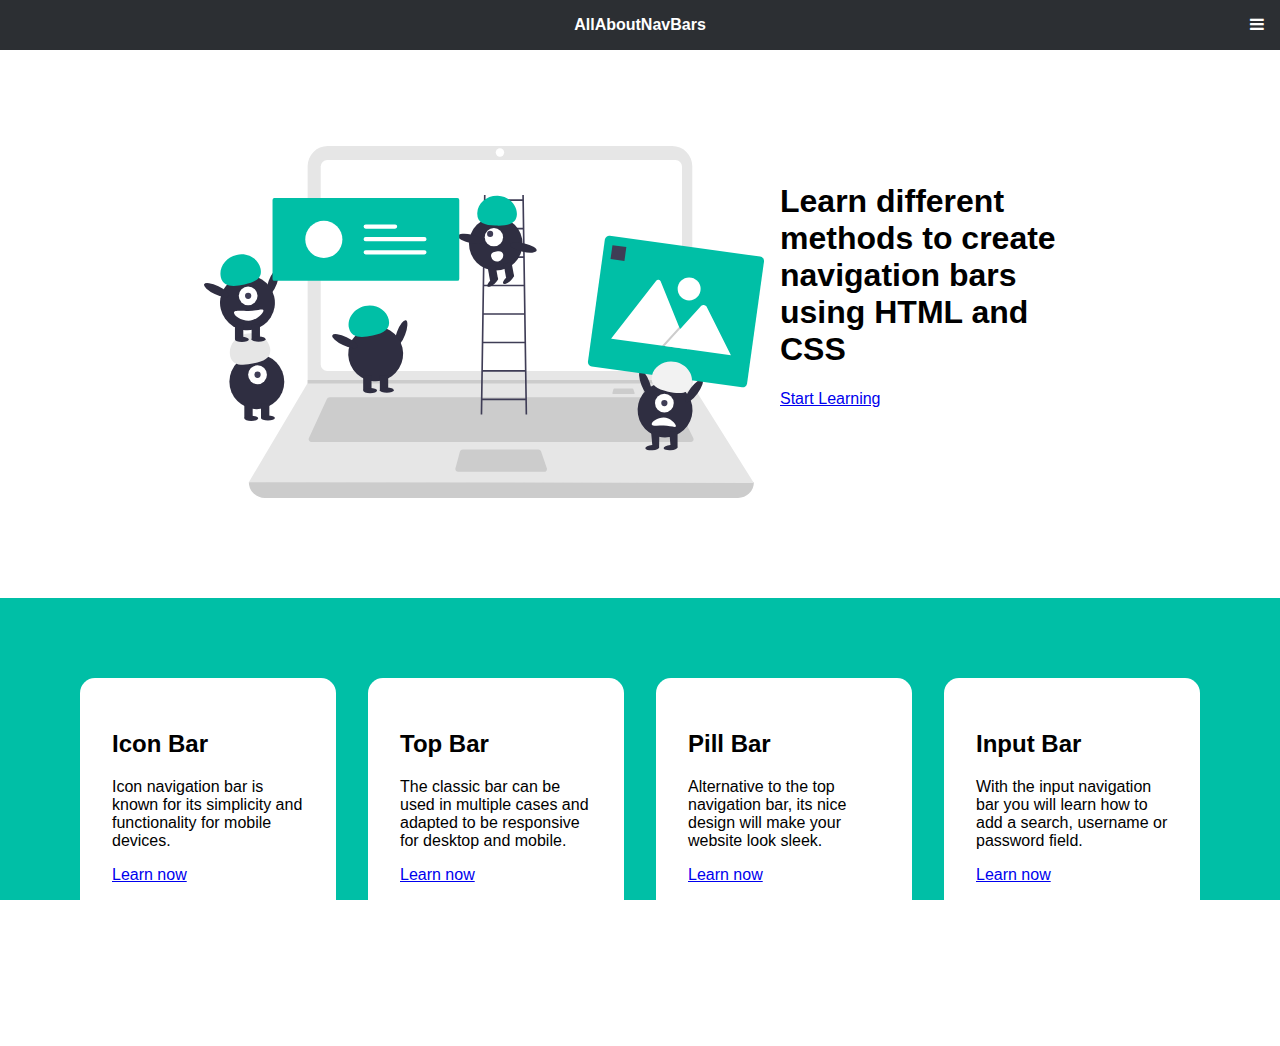
<file: index.html>
<!DOCTYPE html>
<html lang="en">
<head>
	<!--Required Meta Data-->
	<meta name="viewport" content="width=device-width, initial-scale=1, shrink-to-fit=no">
	<meta charset="utf-8">
	<!--Stylesheets and icons-->
	<link rel="stylesheet" type="text/css" href="css/style.css">
	<link rel="stylesheet" href="https://cdnjs.cloudflare.com/ajax/libs/font-awesome/4.7.0/css/font-awesome.min.css">
	<!--Website title-->
	<title>All About Nav Bars</title>
</head>
<body>
	<!--Body Container-->
	<div class="bodycontainer">
		<!--Navigation Bar Container-->
		<header class="navcontainer">
			<nav class="topnav"> 
				<div class="brandnav">
					<a href="index.html">AllAboutNavBars</a>
				</div>
				<div id="myLinks">
					<a href="icon.html">Icon Bar</a>
					<a href="top.html">Top Bar</a>
					<a href="pill.html">Pill Bar</a>
					<a href="input.html">Input Bar</a>
				</div>
				<a href="javascript:void(0);" class="icon" onclick="popnavigation()"><i class="fa fa-bars"></i></a>
			</nav>
		</header>
		<!--Main Content Container-->
		<main class="maincontainer">
			<!--First Panel container (Hero Image and CTA)-->
			<div class="firstcontainer">
				<div class="imagecontainer">
					<!--Image from Undraw-->
					<img src="images/content.svg" alt="Image of web components">
				</div>
				<div class="textcontainer">
					<div class="textcontents">
						<h1>Learn different methods to create navigation bars using HTML and CSS</h1>
						<a href="icon.html">Start Learning</a>
					</div>
				</div>
			</div>
			<!--Second Panel container (Options cards)-->
			<div class="optionscontainer">
				<div class="card">
					<div>
						<h2>Icon Bar</h2>
						<p>Icon navigation bar is known for its simplicity and functionality for mobile devices.</p>
						<a href="icon.html">Learn now</a>
					</div>
				</div>
				<div class="card">
					<div>
						<h2>Top Bar</h2>
						<p>The classic bar can be used in multiple cases and adapted to be responsive for desktop and mobile.</p>
						<a href="top.html">Learn now</a>
					</div>
				</div>
				<div class="card">
					<div>
						<h2>Pill Bar</h2>
						<p>Alternative to the top navigation bar, its nice design will make your website look sleek.</p>
						<a href="pill.html">Learn now</a>
					</div>
				</div>
				<div class="card">
					<div>
						<h2>Input Bar</h2>
						<p>With the input navigation bar you will learn how to add a search, username or password field.</p>
						<a href="input.html">Learn now</a>
					</div>
				</div>
			</div>
		</main>
		<!--Footer-->
		<footer class="footercontainer">
			<p>Created by Mariana Perez</p>
		</footer>
	</div>
	<!--Javascript for navigation bar-->
	<script src="js/javascript.js"></script>
</body>
</html>
</file>
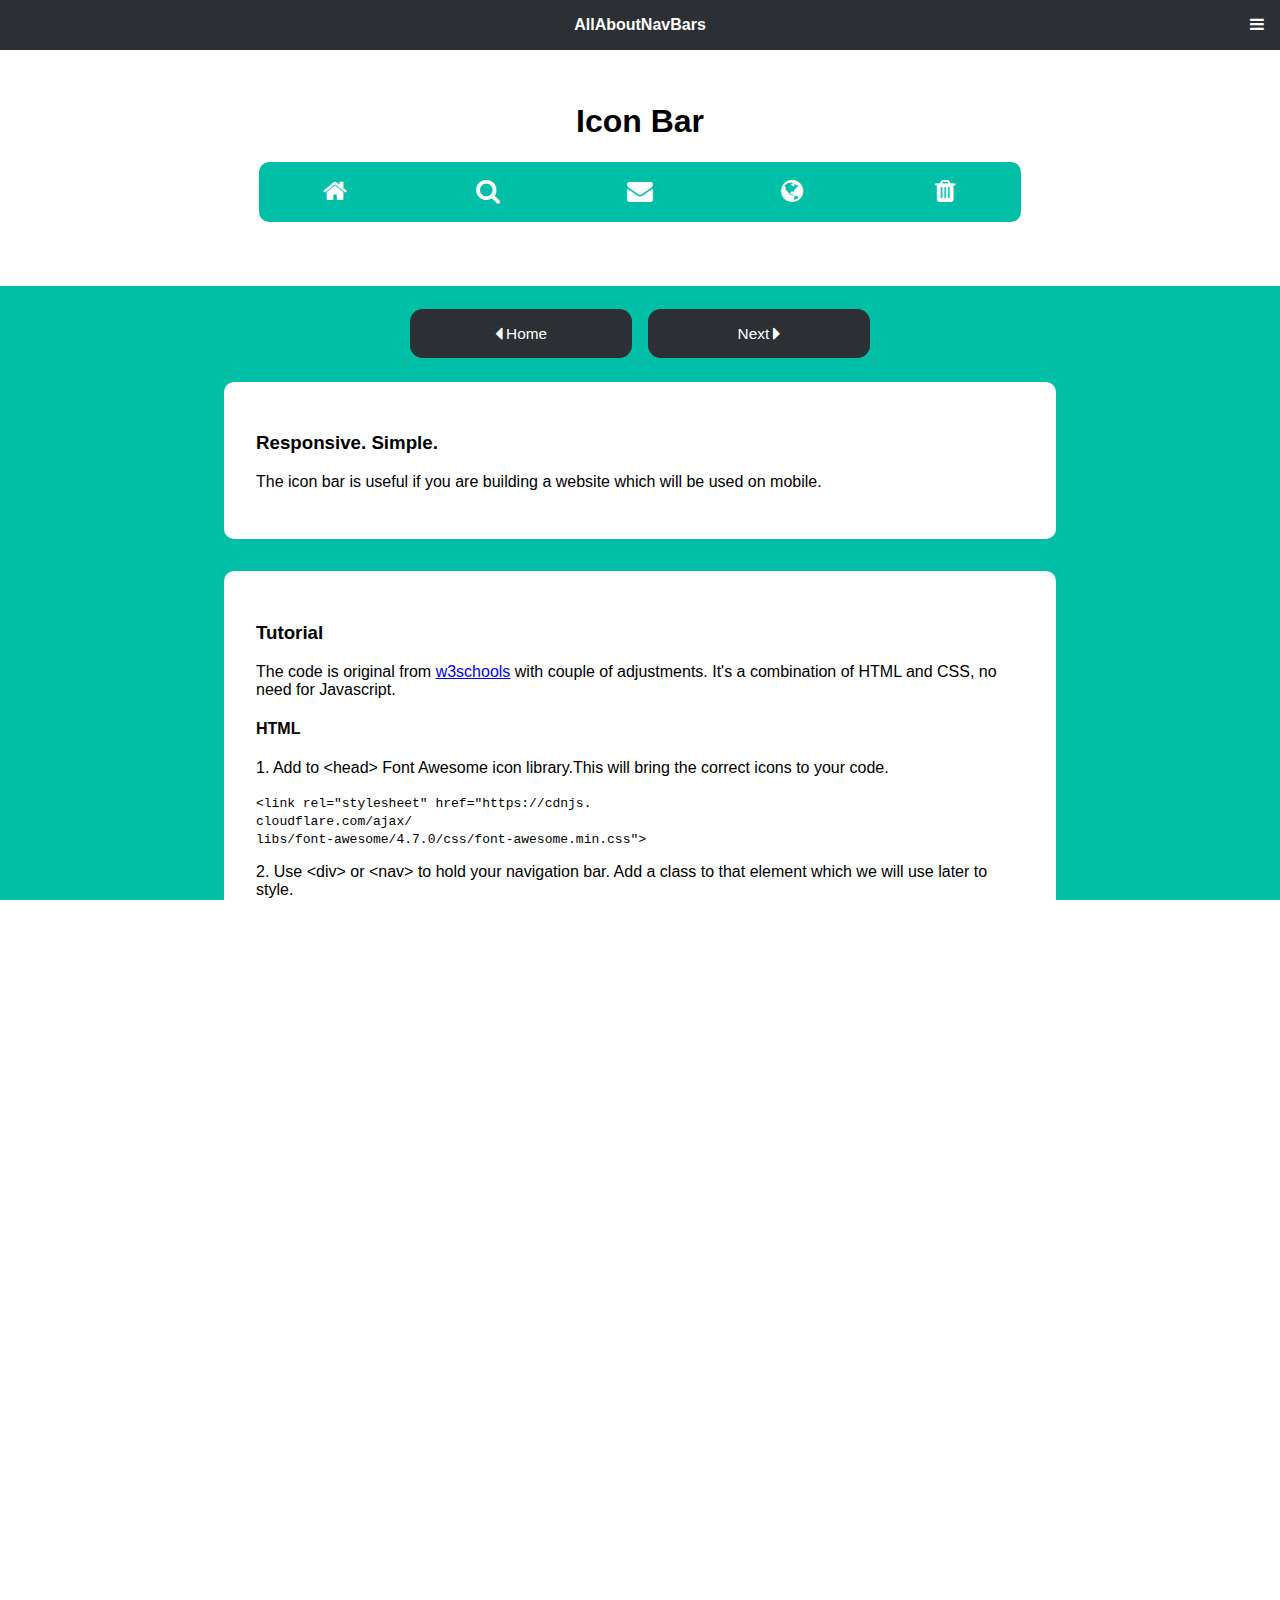
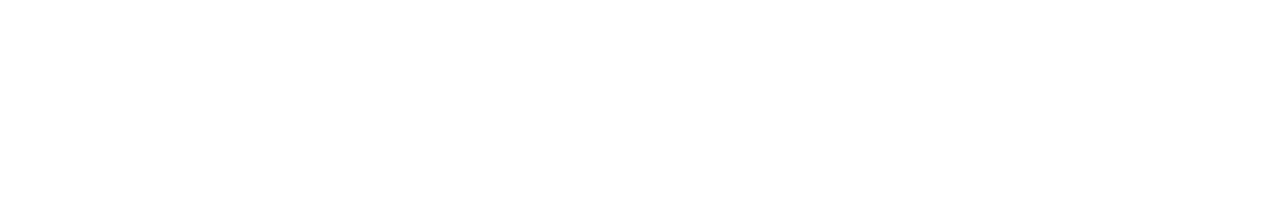
<file: icon.html>
<!DOCTYPE html>
<html lang="en">
<head>
	<!--Required Meta Data-->
	<meta name="viewport" content="width=device-width, initial-scale=1, shrink-to-fit=no">
	<meta charset="utf-8">
	<!--Stylesheets and icons-->
	<link rel="stylesheet" type="text/css" href="css/styleicon.css">
	<link rel="stylesheet" href="https://cdnjs.cloudflare.com/ajax/libs/font-awesome/4.7.0/css/font-awesome.min.css">
	<!--Website title-->
	<title>All About Nav Bars</title>
</head>
<body>
	<!--Body Container-->
	<div class="bodycontainer">
		<!--Navigation Bar Container-->
		<header class="navcontainer">
			<nav class="topnav"> 
				<div class="brandnav">
					<a href="index.html">AllAboutNavBars</a>
				</div>
				<div id="myLinks">
					<a href="icon.html">Icon Bar</a>
					<a href="top.html">Top Bar</a>
					<a href="pill.html">Pill Bar</a>
					<a href="input.html">Input Bar</a>
				</div>
				<a href="javascript:void(0);" class="icon" onclick="popnavigation()"><i class="fa fa-bars"></i></a>
			</nav>
		</header>
		<!--Main Content Container-->
		<main class="maincontainer">
			<div class="infocontainer">
				<h1>Icon Bar</h1>
				<div class="icon-bar">
					  <a href="#"><i class="fa fa-home"></i></a>
					  <a href="#"><i class="fa fa-search"></i></a>
					  <a href="#"><i class="fa fa-envelope"></i></a>
					  <a href="#"><i class="fa fa-globe"></i></a>
					  <a href="#"><i class="fa fa-trash"></i></a>
				</div>
			</div>
			<div class="textcontainer">
				<div class="movingbuttons">
					<a href="index.html"><i class="fa fa-caret-left fa-lg" aria-hidden="true"></i> Home</a>
					<a href="top.html">Next <i class="fa fa-caret-right fa-lg" aria-hidden="true"></i></a>
				</div>
				<div class="card">
					<h3>Responsive. Simple.</h3>
					<p> The icon bar is useful if you are building a website which will be used on mobile.</p>
				</div>
				<div class="card">
					<h3>Tutorial</h3>
					<p> The code is original from <a href="https://www.w3schools.com/howto/howto_css_icon_bar.asp">w3schools</a> with couple of adjustments. It's a combination of HTML and CSS, no need for Javascript.</p>
					
					<h4>HTML</h4>
					<p>1. Add to &lt;head&gt; Font Awesome icon library.This will bring the correct icons to your code.</p>
					<code>
						&lt;link rel="stylesheet" href="https://cdnjs.
						<br>cloudflare.com/ajax/
						<br>libs/font-awesome/4.7.0/css/font-awesome.min.css"&gt; 
					</code>
					<p>2. Use &lt;div&gt; or &lt;nav&gt; to hold your navigation bar. Add a class to that element which we will use later to style.</p>
					<p>Code Example:</p>
					<code>
						&lt;div class="iconbar"&gt;
						<br>&lt;a href="#"&gt;&lt;i class="fa fa-home"&gt;&lt;/i&gt;&lt;/a&gt;
						<br>&lt;a href="#"&gt;&lt;i class="fa fa-search"&gt;&lt;/i&gt;&lt;/a&gt;
						<br>&lt;a href="#"&gt;&lt;i class="fa fa-envelope"&gt;&lt;/i&gt;&lt;/a&gt;
						<br>&lt;a href="#"&gt;&lt;i class="fa fa-globe"&gt;&lt;/i&gt;&lt;/a&gt;
						<br>&lt;a href="#"&gt;&lt;i class="fa fa-trash"&gt;&lt;/i&gt;&lt;/a&gt;
						<br>&lt;/div&gt;
					</code>
					<p>4. Feel free to change the icons depending on your needs.</p>
					
					<h4>CSS</h4>
					<p>1. Time to style the code. Use the class from the HTML code to add styling. In this case we used the class "iconbar".</p>
					<p>2. Style the bar itself, by setting the background color and overflow on auto.</p>
					<p>Example Code:</p> 
					<code>
						.iconbar {
						<br>width: 100%;
						<br>background-color: #555;
						<br>overflow: auto;}
					</code>
					<p>3. Now style the links inside the bar and when different effects happen, for example the user hovering over the link.</p>
					<p>Example code</p>
					<code>
						.iconbar a {
	  					<br>float: left;
	  					<br>text-align: center;
	  					<br>width: 20%; From w3schools "Equal width (5 icons with 20% width each = 100%)"
	  					<br>padding: 1em 0;
	  					<br>color: white;
	  					<br>font-size: 2em;}
	  					<br>.iconbar a:hover {
	  					<br>background-color: #000;}
					</code>
				</div>
				<div class="movingbuttons">
					<a href="index.html"><i class="fa fa-caret-left fa-lg" aria-hidden="true"></i> Home</a>
					<a href="top.html">Next <i class="fa fa-caret-right fa-lg" aria-hidden="true"></i></a>
				</div>
			</div>
		</main>
		<!--Footer-->
		<footer class="footercontainer">
			<p>Created by Mariana Perez</p>
		</footer>
	</div>
	<!--Javascript for navigation bar-->
	<script src="js/javascript.js"></script>
</body>
</html>
</file>
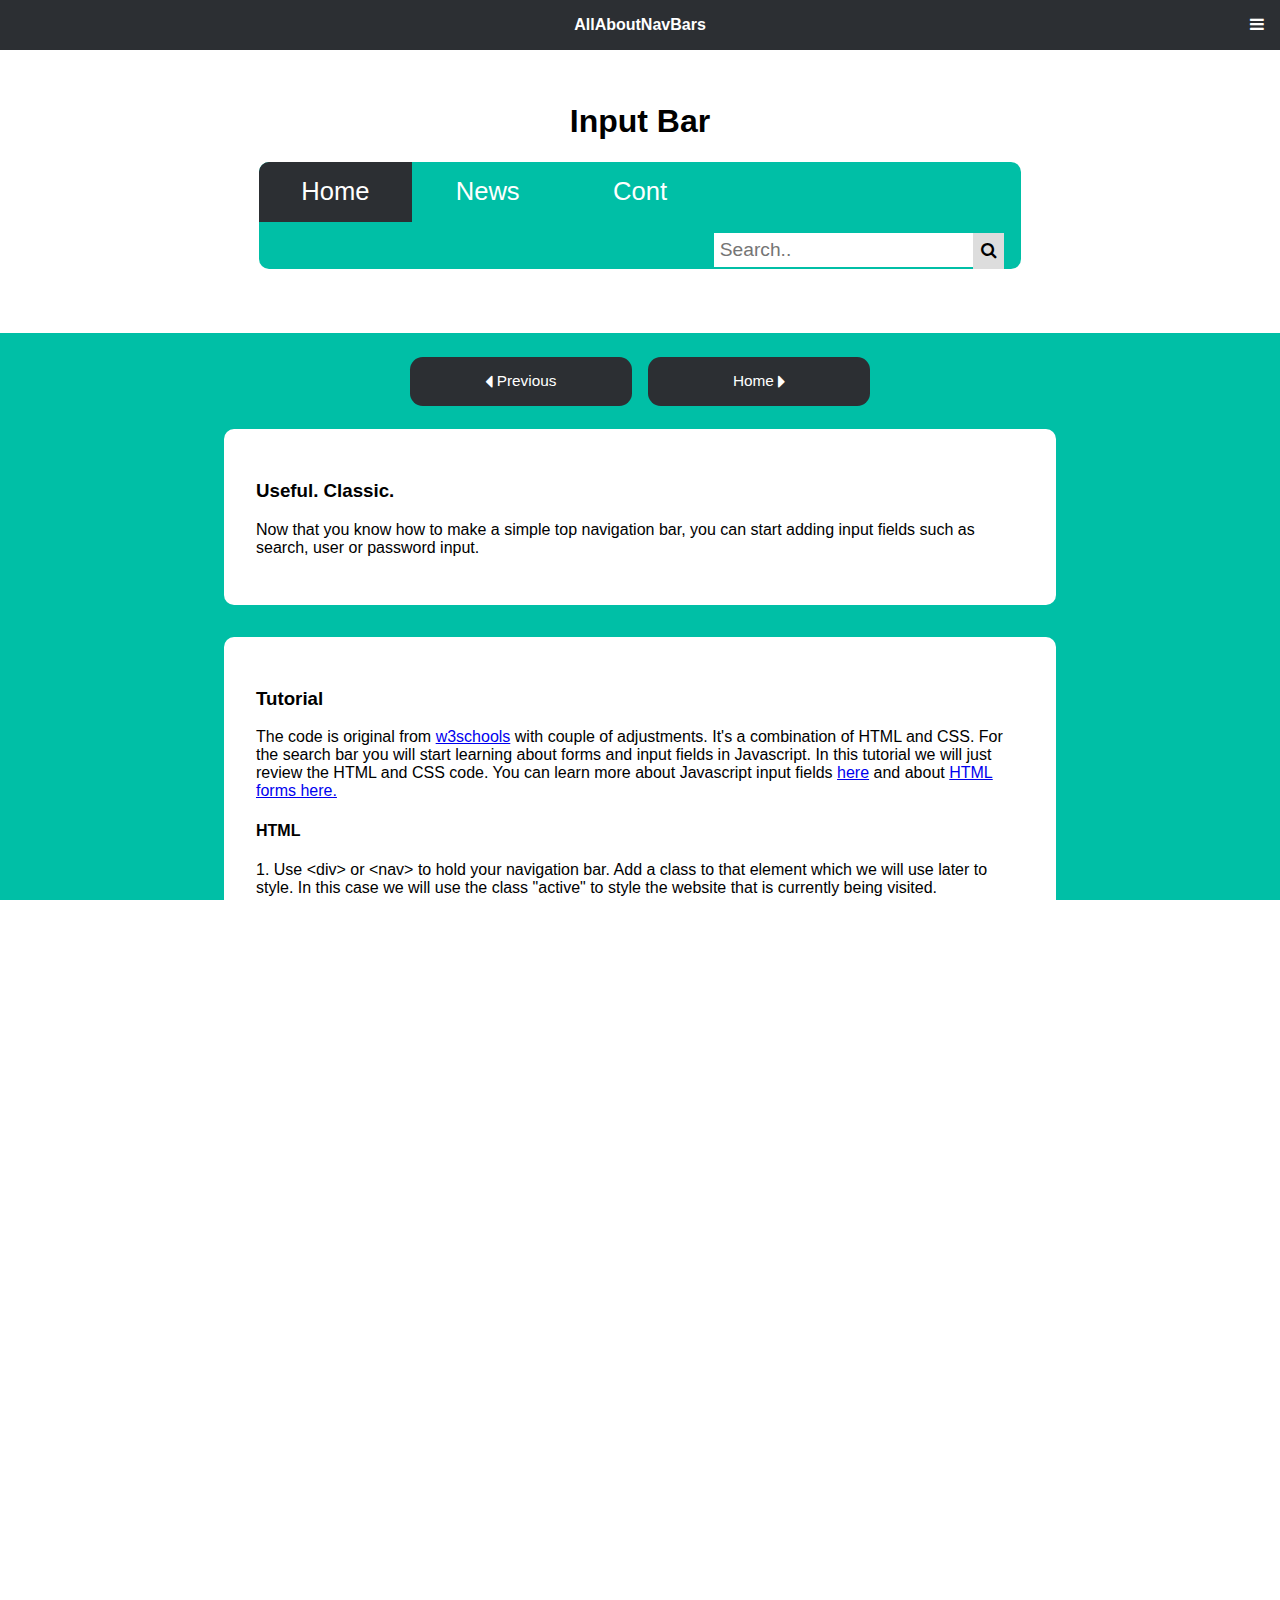
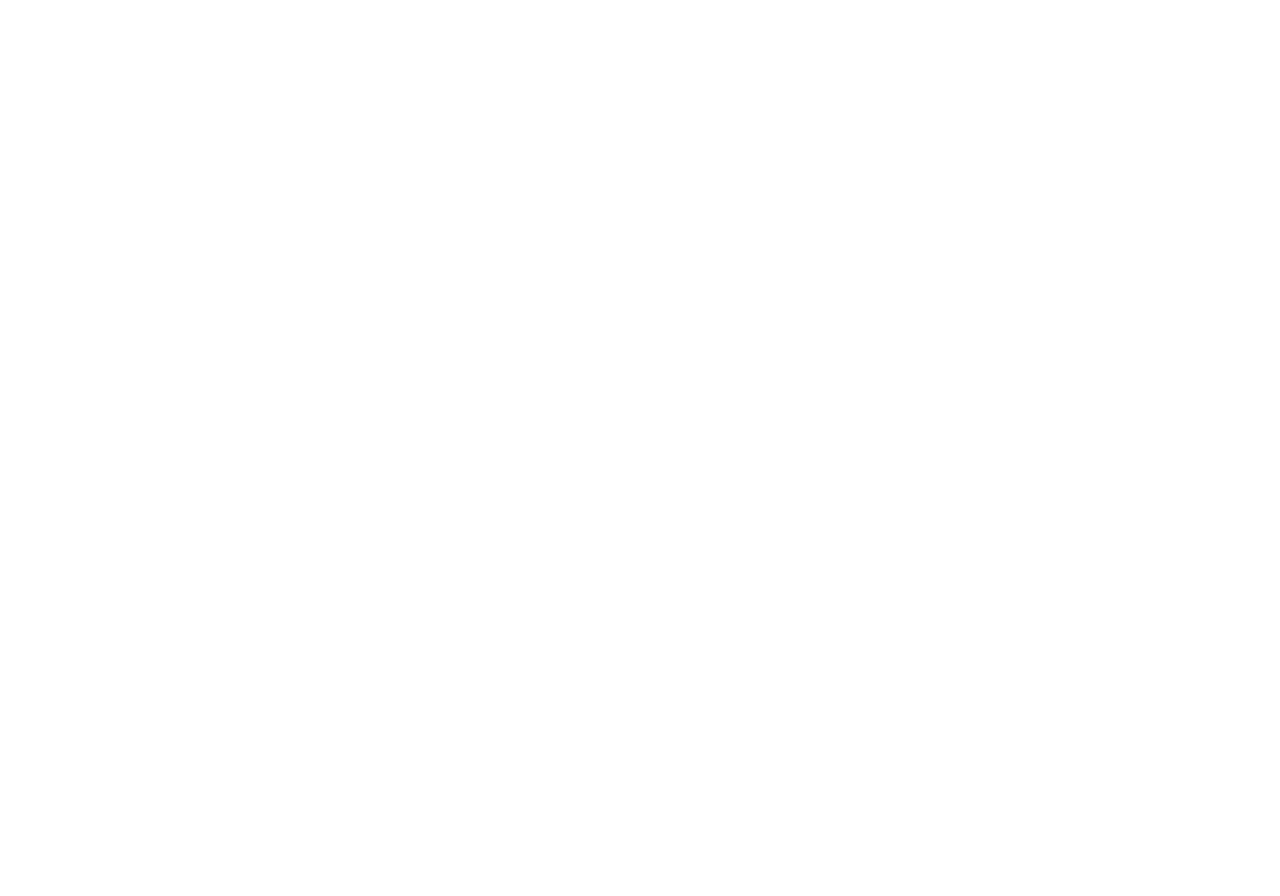
<file: input.html>
<!DOCTYPE html>
<html lang="en">
<head>
	<!--Required Meta Data-->
	<meta name="viewport" content="width=device-width, initial-scale=1, shrink-to-fit=no">
	<meta charset="utf-8">
	<!--Stylesheets and icons-->
	<link rel="stylesheet" type="text/css" href="css/styleinput.css">
	<link rel="stylesheet" href="https://cdnjs.cloudflare.com/ajax/libs/font-awesome/4.7.0/css/font-awesome.min.css">
	<!--Website title-->
	<title>All About Nav Bars</title>
</head>
<body>
	<!--Body Container-->
	<div class="bodycontainer">
		<!--Navigation Bar Container-->
		<header class="navcontainer">
			<nav class="topnav"> 
				<div class="brandnav">
					<a href="index.html">AllAboutNavBars</a>
				</div>
				<div id="myLinks">
					<a href="icon.html">Icon Bar</a>
					<a href="top.html">Top Bar</a>
					<a href="pill.html">Pill Bar</a>
					<a href="input.html">Input Bar</a>
				</div>
				<a href="javascript:void(0);" class="icon" onclick="popnavigation()"><i class="fa fa-bars"></i></a>
			</nav>
		</header>
		<!--Main Content Container-->
		<main class="maincontainer">
			<div class="infocontainer">
				<h1>Input Bar</h1>
				<div class="inputnav">
					<a class="active" href="#">Home</a>
					<a href="#">News</a>
					<a href="#">Cont</a>
					<div class="search-container">
						<form action="">
	      				<input type="text" placeholder="Search.." name="search">
	      				<button type="submit"><i class="fa fa-search"></i></button>
	    				</form>
    				</div>
				</div>
			</div>
			<div class="textcontainer">
				<div class="movingbuttons">
					<a href="pill.html"><i class="fa fa-caret-left fa-lg" aria-hidden="true"></i> Previous</a>
					<a href="index.html">Home <i class="fa fa-caret-right fa-lg" aria-hidden="true"></i></a>
				</div>
				<div class="card">
					<h3>Useful. Classic. </h3>
					<p> Now that you know how to make a simple top navigation bar, you can start adding input fields such as search, user or password input.</p>
				</div>
				<div class="card">
					<h3>Tutorial</h3>
					<p> The code is original from <a href="https://www.w3schools.com/howto/howto_css_searchbar.asp">w3schools</a> with couple of adjustments. It's a combination of HTML and CSS. For the search bar you will start learning about forms and input fields in Javascript. In this tutorial we will just review the HTML and CSS code. You can learn more about Javascript input fields <a href="https://www.w3schools.com/js/js_input_examples.asp">here</a> and about <a href="https://www.w3schools.com/html/html_forms.asp">HTML forms here.</a></p>
					
					<h4>HTML</h4>
					<p>1. Use &lt;div&gt; or &lt;nav&gt; to hold your navigation bar. Add a class to that element which we will use later to style. In this case we will use the class "active" to style the website that is currently being visited.</p>
					<p>2. In this case we will use &lt;form&gt; and &lt;input&gt; to create the text box for the search input. Remember to use 'type="text"' to inform the input that the user will answer with text. You can also use "username", "password", "number" between others. 
					<p>Code Example:</p>
					<code>
						&lt;div class="inputnav"&gt;
						<br>&lt;a class="active" href="#"&gt;Home&lt;/a&gt;
						<br>&lt;a href="#"&gt;News&lt;/a&gt;
						<br>&lt;a href="#"&gt;Cont&lt;/a&gt;
						<br>&lt;div class="search-container"&gt;
						<br>&lt;form action=""&gt;
						<br>&lt;input type="text" placeholder="Search.." name="search"&gt;
						<br>&lt;button type="submit"&gt;&lt;i class="fa fa-search"&gt;&lt;/i&gt;&lt;/button&gt;
						<br>&lt;/form&gt;
						<br>&lt;/div&gt;
						<br>&lt;/div&gt;
					</code>
					<p>NOTE: In the form element you will find the attribute "action", this attribute is used to inform the form the location where the data will be stored. For this tutorial I'll keep it empty, however once you learn javascript fill it out to make the form work corretly.</p>
					
					<h4>CSS</h4>
					<p>1. Time to style the code. Use the class from the HTML code to add styling. In this case we used the class "pillnav".</p>
					<p>Code Example:</p>
					<code>
						.inputnav {
						<br>overflow: hidden;
						<br>background-color: #00BFA6;
						<br>border-radius: 10px;
						<br>width: 85%;}
						<br>
						<br>.inputnav a {
  						<br>float: left;
  						<br>color: white;
  						<br>text-align: center;
  						<br>padding:.6em 0;
  						<br>text-decoration: none;
  						<br>font-size: 1vw;
  						<br>border-radius: 10px;}
  						<br>
  						<br>.inputnav a:hover {
  						<br>background-color: #2c2f33;
  						<br>color: white;;}
  						<br>
  						<br>.inputnav a.active{
  						<br>background-color:#2c2f33;
  						<br>color:white;}
  						<br>
  						<br>.inputnav .search-container {
  						<br>float: right;}
  						<br>.inputnav input[type=text] {
  						<br>padding: .3em;
  						<br>margin-top: .6em;
  						<br>font-size: 1.5vw;
  						<br>border: none;
  						<br>
  						<br>.inputnav .search-container button {
  						<br>float: right;
  						<br>padding: .5em .5em;
  						<br>margin-top: .67em;
  						<br>margin-right: 1em;
  						<br>background: #ddd;
  						<br>font-size: 1.3vw;
  						<br>border: none;}
  						<br>
  						<br>.inputnav .search-container {
  						<br>button:hover 
  						<br>background: #ccc;}
					</code>

					<h4>Javascript</h4>
					<p>1. If the user presses the button, the data should be sent somewhere. Therefore it is important to write a script which make this actions happen.</p>
				</div>
				<div class="movingbuttons">
					<a href="pill.html"><i class="fa fa-caret-left fa-lg" aria-hidden="true"></i> Previous</a>
					<a href="index.html">Home <i class="fa fa-caret-right fa-lg" aria-hidden="true"></i></a>
				</div>
			</div>
		</main>
		<!--Footer-->
		<footer class="footercontainer">
			<p>Created by Mariana Perez</p>
		</footer>
	</div>
	<!--Javascript for navigation bar-->
	<script src="js/javascript.js"></script>
</body>
</html>
</file>
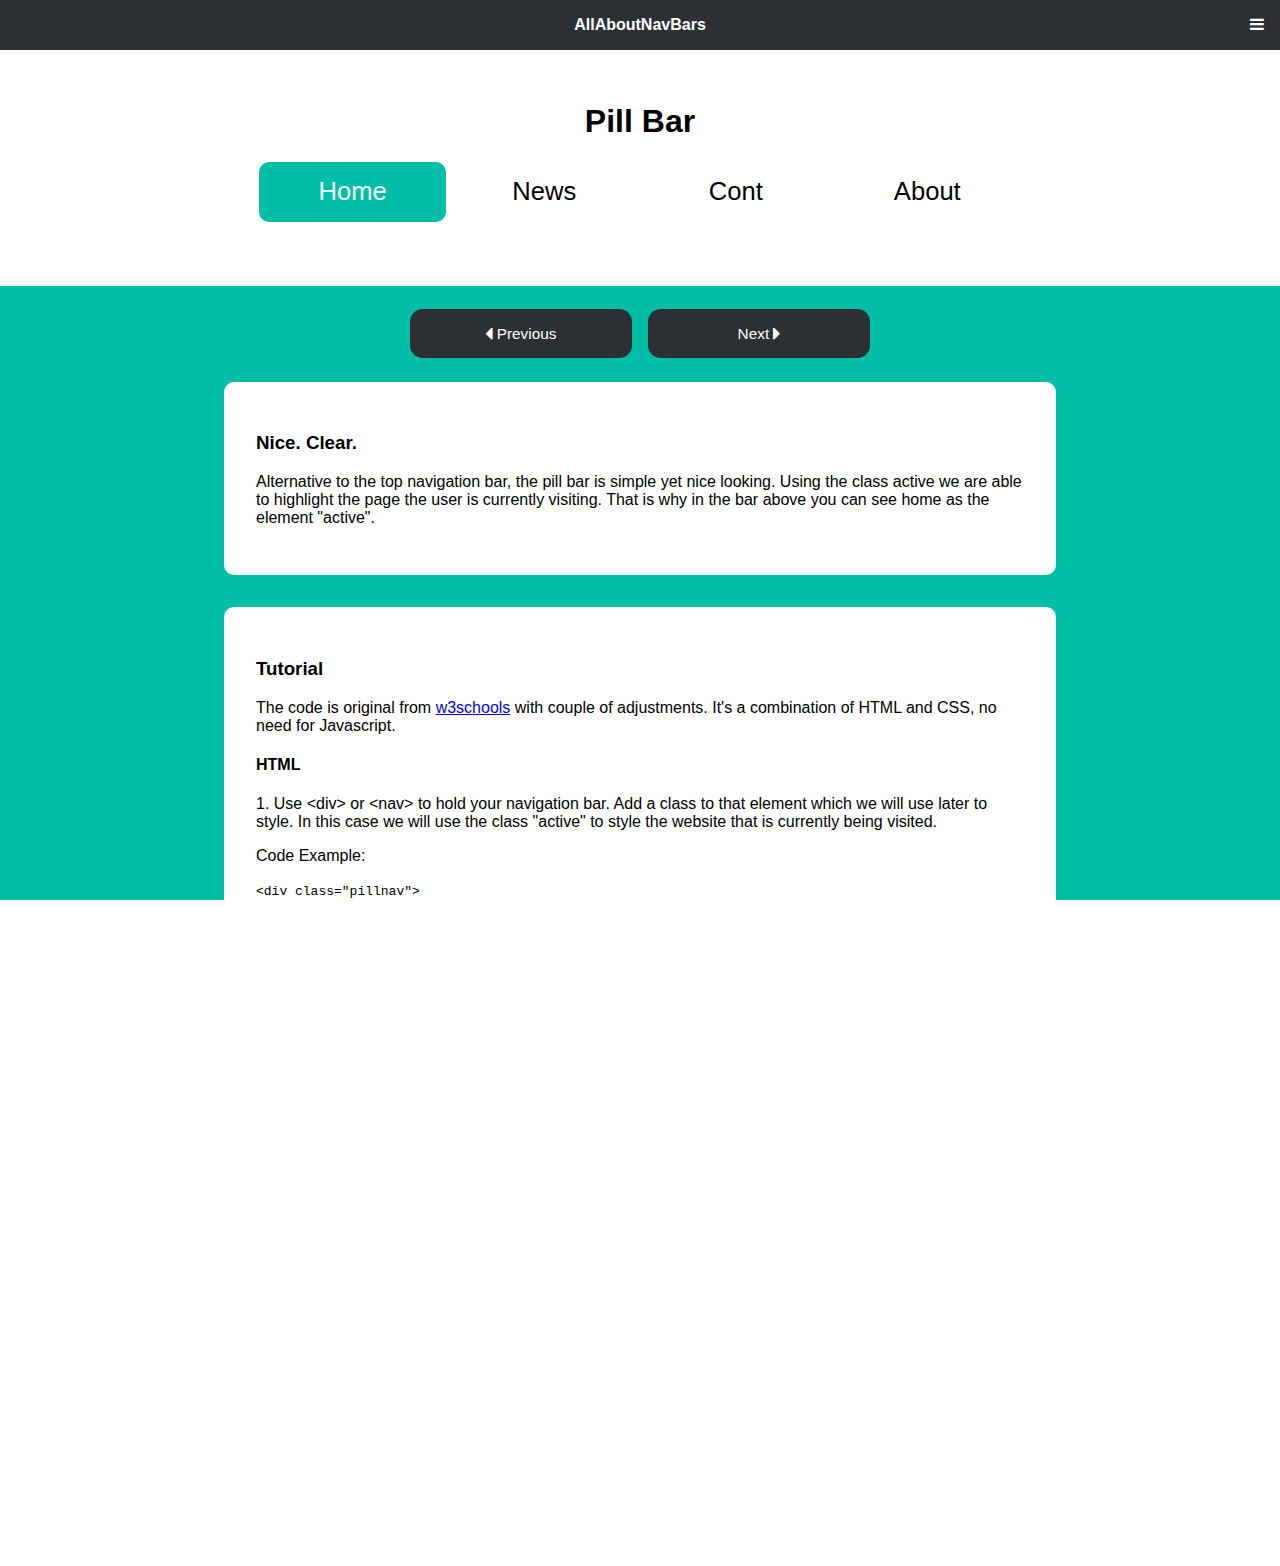
<file: pill.html>
<!DOCTYPE html>
<html lang="en">
<head>
	<!--Required Meta Data-->
	<meta name="viewport" content="width=device-width, initial-scale=1, shrink-to-fit=no">
	<meta charset="utf-8">
	<!--Stylesheets and icons-->
	<link rel="stylesheet" type="text/css" href="css/stylepill.css">
	<link rel="stylesheet" href="https://cdnjs.cloudflare.com/ajax/libs/font-awesome/4.7.0/css/font-awesome.min.css">
	<!--Website title-->
	<title>All About Nav Bars</title>
</head>
<body>
	<!--Body Container-->
	<div class="bodycontainer">
		<!--Navigation Bar Container-->
		<header class="navcontainer">
			<nav class="topnav"> 
				<div class="brandnav">
					<a href="index.html">AllAboutNavBars</a>
				</div>
				<div id="myLinks">
					<a href="icon.html">Icon Bar</a>
					<a href="top.html">Top Bar</a>
					<a href="pill.html">Pill Bar</a>
					<a href="input.html">Input Bar</a>
				</div>
				<a href="javascript:void(0);" class="icon" onclick="popnavigation()"><i class="fa fa-bars"></i></a>
			</nav>
		</header>
		<!--Main Content Container-->
		<main class="maincontainer">
			<div class="infocontainer">
				<h1>Pill Bar</h1>
				<div class="pillnav">
					<a class="active" href="#">Home</a>
					<a href="#">News</a>
					<a href="#">Cont</a>
					<a href="#">About</a>
				</div>
			</div>
			<div class="textcontainer">
				<div class="movingbuttons">
					<a href="top.html"><i class="fa fa-caret-left fa-lg" aria-hidden="true"></i> Previous</a>
					<a href="input.html">Next <i class="fa fa-caret-right fa-lg" aria-hidden="true"></i></a>
				</div>
				<div class="card">
					<h3>Nice. Clear.</h3>
					<p> Alternative to the top navigation bar, the pill bar is simple yet nice looking. Using the class active we are able to highlight the page the user is currently visiting. That is why in the bar above you can see home as the element "active".</p>
				</div>
				<div class="card">
					<h3>Tutorial</h3>
					<p> The code is original from <a href="https://www.w3schools.com/howto/howto_css_pill_nav.asp">w3schools</a> with couple of adjustments. It's a combination of HTML and CSS, no need for Javascript.</p>
					
					<h4>HTML</h4>
					<p>1. Use &lt;div&gt; or &lt;nav&gt; to hold your navigation bar. Add a class to that element which we will use later to style. In this case we will use the class "active" to style the website that is currently being visited.</p>
					<p>Code Example:</p>
					<code>
						&lt;div class="pillnav"&gt;
						<br>&lt;a class="active" href="#"&gt;Home&lt;/a&gt;
						<br>&lt;a href="#"&gt;News&lt;/a&gt;
						<br>&lt;a href="#"&gt;Cont&lt;/a&gt;
						<br>&lt;a href="#"&gt;About&lt;/a&gt;
						<br>&lt;/div&gt;
					</code>
					
					<h4>CSS</h4>
					<p>1. Time to style the code. Use the class from the HTML code to add styling. In this case we used the class "pillnav".</p>
					<p>Code Example:</p>
					<code>
						.pillnav a {
  						<br>display: inline-block;
  						<br>color: black;
  						<br>text-align: center;
  						<br>padding: 1em 1em;
  						<br>text-decoration: none;
  						<br>font-size: 1em;
  						<br>border-radius: 5px;}
  						<br>.pillnav a:hover {
  						<br>background-color: #ddd;
  						<br>color: black;}
  						<br>.pillnav a.active{
  						<br>background-color:#00BFA6;
  						<br>color:white;}
					</code>
				</div>
				<div class="movingbuttons">
					<a href="top.html"><i class="fa fa-caret-left fa-lg" aria-hidden="true"></i> Previous</a>
					<a href="input.html">Next <i class="fa fa-caret-right fa-lg" aria-hidden="true"></i></a>
				</div>
			</div>
		</main>
		<!--Footer-->
		<footer class="footercontainer">
			<p>Created by Mariana Perez</p>
		</footer>
	</div>
	<!--Javascript for navigation bar-->
	<script src="js/javascript.js"></script>
</body>
</html>
</file>
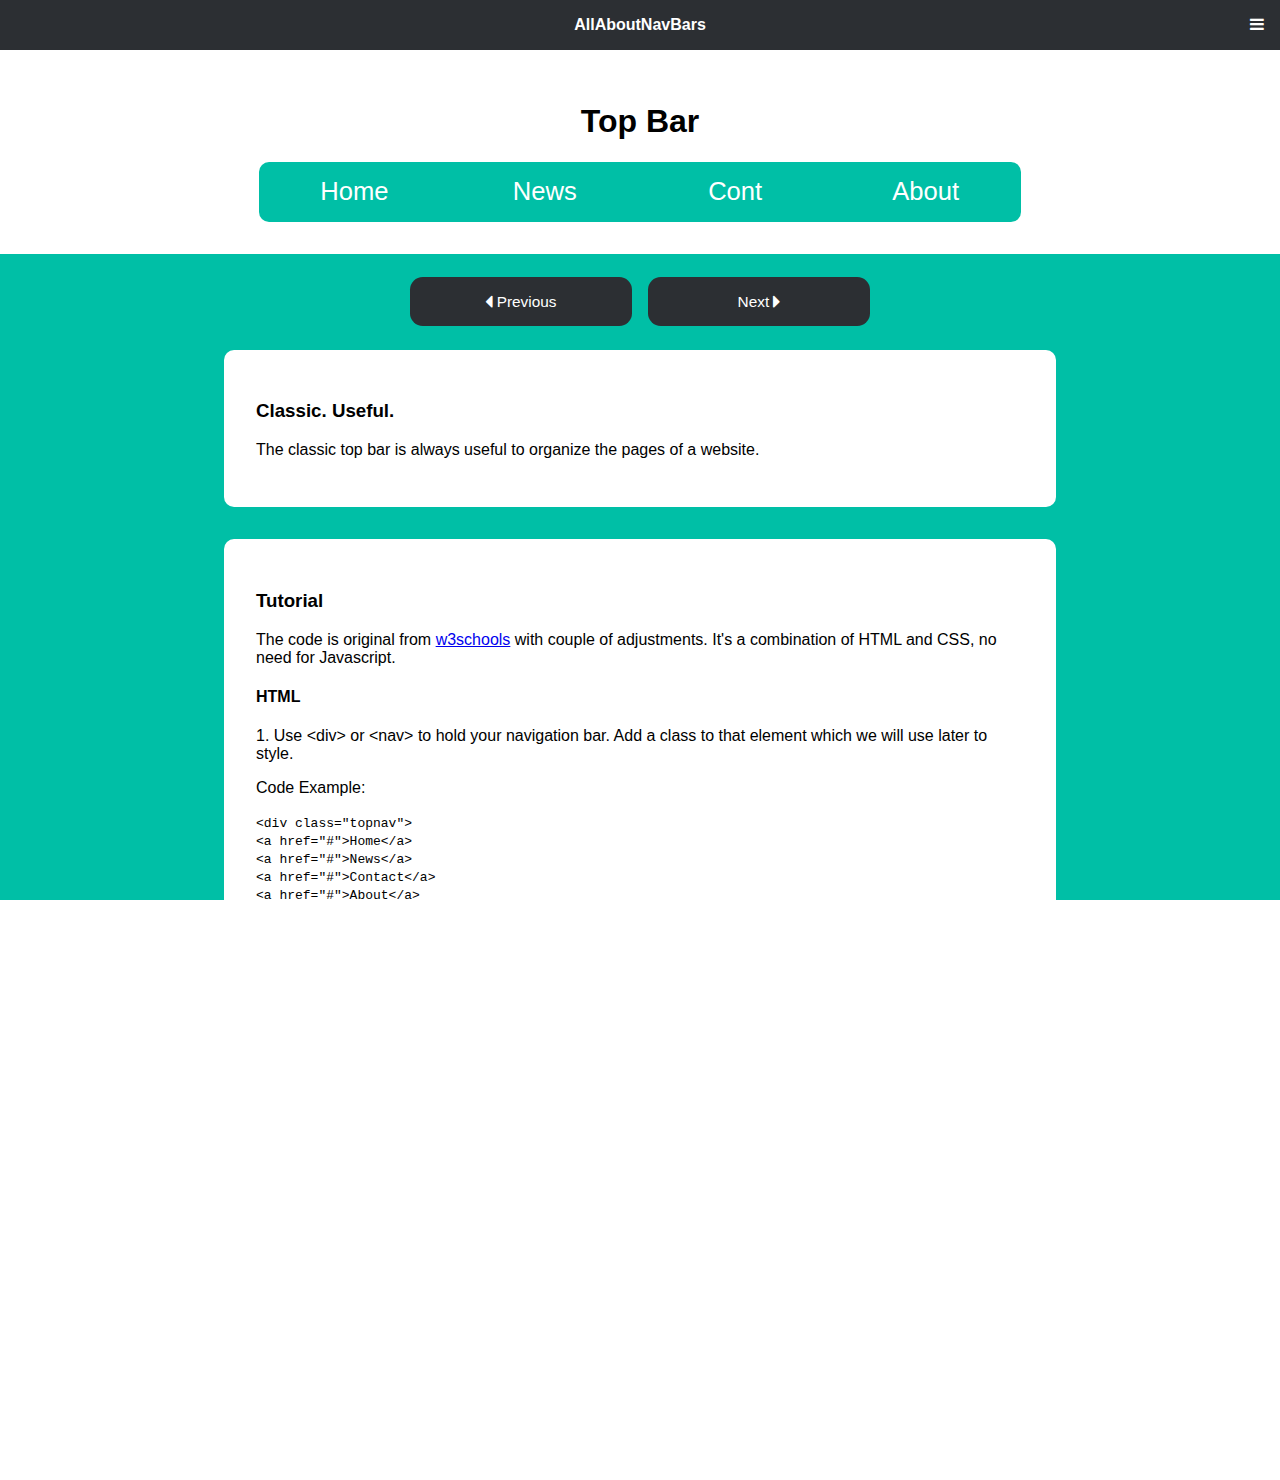
<file: top.html>
<!DOCTYPE html>
<html lang="en">
<head>
	<!--Required Meta Data-->
	<meta name="viewport" content="width=device-width, initial-scale=1, shrink-to-fit=no">
	<meta charset="utf-8">
	<!--Stylesheets and icons-->
	<link rel="stylesheet" type="text/css" href="css/styletop.css">
	<link rel="stylesheet" href="https://cdnjs.cloudflare.com/ajax/libs/font-awesome/4.7.0/css/font-awesome.min.css">
	<!--Website title-->
	<title>All About Nav Bars</title>
</head>
<body>
	<!--Body Container-->
	<div class="bodycontainer">
		<!--Navigation Bar Container-->
		<header class="navcontainer">
			<nav class="topnav"> 
				<div class="brandnav">
					<a href="index.html">AllAboutNavBars</a>
				</div>
				<div id="myLinks">
					<a href="icon.html">Icon Bar</a>
					<a href="top.html">Top Bar</a>
					<a href="pill.html">Pill Bar</a>
					<a href="input.html">Input Bar</a>
				</div>
				<a href="javascript:void(0);" class="icon" onclick="popnavigation()"><i class="fa fa-bars"></i></a>
			</nav>
		</header>
		<!--Main Content Container-->
		<main class="maincontainer">
			<div class="infocontainer">
				<h1>Top Bar</h1>
				<div class="examplenav">
					<a href="#">Home</a>
					<a href="#">News</a>
					<a href="#">Cont</a>
					<a href="#">About</a>
				</div>
			</div>
			<div class="textcontainer">
				<div class="movingbuttons">
					<a href="icon.html"><i class="fa fa-caret-left fa-lg" aria-hidden="true"></i> Previous</a>
					<a href="pill.html">Next <i class="fa fa-caret-right fa-lg" aria-hidden="true"></i></a>
				</div>
				<div class="card">
					<h3>Classic. Useful.</h3>
					<p> The classic top bar is always useful to organize the pages of a website.</p>
				</div>
				<div class="card">
					<h3>Tutorial</h3>
					<p> The code is original from <a href="https://www.w3schools.com/howto/howto_js_topnav.asp">w3schools</a> with couple of adjustments. It's a combination of HTML and CSS, no need for Javascript.</p>
					
					<h4>HTML</h4>
					<p>1. Use &lt;div&gt; or &lt;nav&gt; to hold your navigation bar. Add a class to that element which we will use later to style.</p>
					<p>Code Example:</p>
					<code>
						&lt;div class="topnav"&gt;
						<br>&lt;a href="#"&gt;Home&lt;/a&gt;
						<br>&lt;a href="#"&gt;News&lt;/a&gt;
						<br>&lt;a href="#"&gt;Contact&lt;/a&gt;
						<br>&lt;a href="#"&gt;About&lt;/a&gt;
						<br>&lt;/div&gt;
					</code>
					
					<h4>CSS</h4>
					<p>1. Time to style the code. Use the class from the HTML code to add styling. In this case we used the class "topnav".</p>
					<p>Code Example:</p>
					<code>
						.topnav {
  						<br>background-color: black;
  						<br>overflow: hidden;}
  						<br>.topnav a {
  						<br>float: left;
  						<br>color: white;
  						<br>text-align: center;
  						<br>padding: 1em 1em;
  						<br>text-decoration: none;
  						<br>font-size: 1em;}
  						<br>.topnav a:hover {
  						<br>background-color: #ddd;
  						<br>color: black;}
					</code>
				</div>
				<div class="movingbuttons">
					<a href="icon.html"><i class="fa fa-caret-left fa-lg" aria-hidden="true"></i> Previous</a>
					<a href="pill.html">Next <i class="fa fa-caret-right fa-lg" aria-hidden="true"></i></a>
				</div>
			</div>
		</main>
		<!--Footer-->
		<footer class="footercontainer">
			<p>Created by Mariana Perez</p>
		</footer>
	</div>
	<!--Javascript for navigation bar-->
	<script src="js/javascript.js"></script>
</body>
</html>
</file>
<file: css/style.css>
/*-----Global styles-----*/
html,
body{
	margin: 0px;
	font-family: roboto, helvetica, arial;
	overflow-x: hidden;
	height:100%;
}

.bodycontainer{
	display:flex;
	flex-direction:column;
	background: white;
}

/*-----Navigation Bar styles-----*/
nav a{
	color:white;
	padding: 1em 1em;
	text-decoration: none;
	display: block;
}
nav a:hover,
#myLinks a:hover{
	background-color: #99aab5;
	color:black;
}
.navcontainer{
	background:#2c2f33;
	color:white;
	text-align: center;
}
.topnav{
	overflow:hidden;
	position:relative;
}
.topnav #myLinks{
	display:none;
}
.topnav a.icon {
  display: block;
  position: absolute;
  right: 0;
  top: 0;
}
.brandnav{
	font-weight: bold;
}

.brandnav a:hover{
	background:#2c2f33;
	color:white;
}
/*-----Main Content styles-----*/
.maincontainer{
	display:flex;
	flex-direction: column;
	justify-content: center;
}

/*-----First Panel Container styles-----*/
.firstcontainer{
	display:flex;
	flex-direction:row;
	justify-content: center;
	padding: 5em;
	height:auto;
}
.imagecontainer{
	display:block;
	width: 50%;
}
.imagecontainer img{
	max-width: 100%;
  	margin:1em;
}
.textcontainer{
	display:block;
	width: 25%;
	padding:1em;
	margin:1em;
}
.textcontainer button,
.card button{
	background-color:#00BFA6;
	color:white;
	border-radius:1vw;
	padding:1em;
	border:none;
	font-size: 1.2vw;
}

.textcontents{
	width:100% ;
}

/*-----Second Panel Container styles-----*/
.optionscontainer{
	background-color: #00BFA6;
	display: flex;
	flex-direction: row;
	justify-content: center;
	padding: 4em;
}
.card{
	background: white;
	margin:1em;
	padding: 2em;
	width:25%;
	color:black;
	border-radius: 15px;
}

/*-----Footer styles-----*/
.footercontainer{
	background:#2c2f33;
	color:white;
	overflow: hidden;
	padding:0 2em 0 2em;
	text-align: center;
}

/*-----Responsive styles-----*/
@media only screen and (max-width: 1024px){
	nav{
		font-size: 5vw;
	}
	.maincontainer,
	.firstcontainer{
		display:flex;
		flex-direction: column;
	  	flex-wrap: wrap;
	  	align-content: center;
	  	padding:0;
	}

	.firstcontainer{
		padding: 1em;
		margin: 1em;
	}
	.textcontainer{
		display:flex;
		justify-content: center;
		width:95%;
		font-size:4vw;
	}
	.textcontents{
		width: 70%;
	}

	.imagecontainer{
		display:flex;
		justify-content: center;
		align-content: center;
		width: 105%;
}
	.imagecontainer img{
		width: 70%;
		justify-content: center;
		align-content: center;
	}

	.optionscontainer{
		display:flex;
		flex-direction: column;
	  	flex-wrap: wrap;
	  	align-content: center;
	  	padding:0;
	}

	.card{
		width: 50%;
		margin:2em;
		font-size:4vw;
	}

	.textcontainer button,
	.card button{
		font-size: 4vw;
	}
	.footercontainer{
		padding:0;
		font-size: 4vw;

	}
}
</file>
<file: css/styleicon.css>
/*-----Global styles-----*/
html,
body{
	margin: 0px;
	font-family: roboto, helvetica, arial;
	overflow-x: hidden;
	height:100%;
}

.bodycontainer{
	display:flex;
	flex-direction:column;
	background: white;
}

/*-----Navigation Bar styles-----*/
nav a{
	color:white;
	padding: 1em 1em;
	text-decoration: none;
	display: block;
}
nav a:hover,
#myLinks a:hover{
	background-color: #99aab5;
	color:black;
}
.navcontainer{
	background:#2c2f33;
	color:white;
	text-align: center;
}
.topnav{
	overflow:hidden;
	position:relative;
}
.topnav #myLinks{
	display:none;
}
.topnav a.icon {
  display: block;
  position: absolute;
  right: 0;
  top: 0;
}
.brandnav{
	font-weight: bold;
}
.brandnav a:hover{
	background:#2c2f33;
	color:white;
}

/*-----Main Content styles-----*/
.maincontainer{
	display:flex;
	flex-direction: column;
	align-items: center;
}

.infocontainer{
	display:flex;
	flex-direction: column;
	align-items: center;
	text-align: center;
	width:70%;
	margin:1em;
	padding:1em 1em 3em 1em;
}

.textcontainer{
	display:flex;
	flex-direction: column;
	align-items: center;
	background: #00BFA6;
	width:100%;
	padding:1em;
}
.movingbuttons{
	display:flex;
	flex-direction: row;
	align-items:center;
	justify-content: center;
	align-content: center;
	width:60%;
}
.movingbuttons a{
	background-color:#2c2f33;
	color:white;
	border-radius:1vw;
	padding:1em;
	margin:.5em;
	border:none;
	font-size: 1.2vw;
	display:block;
	text-decoration: none;
	width:25%;
	text-align: center;
}

.card{
	background: white;
	margin:1em;
	padding: 2em;
	width:60%;
	color:black;
	border-radius: 10px;
}

/*----Icon Bar style-----*/
.icon-bar {
  width: 85%;
  background-color: #00BFA6;
  overflow: auto;
  border-radius: 10px;
}

.icon-bar a {
  float: left; 
  text-align: center;
  width: 20%;
  padding: .6em 0;
  transition: all 0.3s ease;
  color: white; 
  font-size: 2vw;
}

.icon-bar a:hover {
  background-color: #2c2f33;
}

/*-----Footer styles-----*/
.footercontainer{
	background:#2c2f33;
	color:white;
	overflow: hidden;
	padding:0 2em 0 2em;
	text-align: center;
}

/*-----Responsive styles-----*/
@media only screen and (max-width: 1024px){
	nav{
		font-size: 5vw;
	}
	.maincontainer{
		display:flex;
		flex-direction: column;
	  	flex-wrap: wrap;
	  	align-content: center;
	  	padding:0;
	}
	.footercontainer{
		padding:0;
		font-size: 4vw;

	}
	.infocontainer h1{
		font-size:7vw;
	}
	.icon-bar a {
	  font-size: 5vw;
	}
	.card{
		font-size:4vw;
	}
	.movingbuttons{
		width:80%;
	}
	.movingbuttons a{
		font-size: 4vw;
		width:50%;
	}
}
</file>
<file: css/styleinput.css>
/*-----Global styles-----*/
html,
body{
	margin: 0px;
	font-family: roboto, helvetica, arial;
	overflow-x: hidden;
	height:100%;
}

.bodycontainer{
	display:flex;
	flex-direction:column;
	background: white;
}

/*-----Navigation Bar styles-----*/
nav a{
	color:white;
	padding: 1em 1em;
	text-decoration: none;
	display: block;
}
nav a:hover,
#myLinks a:hover{
	background-color: #99aab5;
	color:black;
}
.navcontainer{
	background:#2c2f33;
	color:white;
	text-align: center;
}
.topnav{
	overflow:hidden;
	position:relative;
}
.topnav #myLinks{
	display:none;
}
.topnav a.icon {
  display: block;
  position: absolute;
  right: 0;
  top: 0;
}
.brandnav{
	font-weight: bold;
}
.brandnav a:hover{
	background:#2c2f33;
	color:white;
}
/*-----Main Content styles-----*/
.maincontainer{
	display:flex;
	flex-direction: column;
	align-items: center;
}

.infocontainer{
	display:flex;
	flex-direction: column;
	align-items: center;
	text-align: center;
	width:70%;
	margin:1em;
	padding:1em 1em 3em 1em;
}

.textcontainer{
	display:flex;
	flex-direction: column;
	align-items: center;
	background: #00BFA6;
	width:100%;
	padding:1em;
}

.movingbuttons{
	display:flex;
	flex-direction: row;
	align-items:center;
	justify-content: center;
	align-content: center;
	width:60%;
}
.movingbuttons a{
	background-color:#2c2f33;
	color:white;
	border-radius:1vw;
	padding:1em;
	margin:.5em;
	border:none;
	font-size: 1.2vw;
	display:block;
	text-decoration: none;
	width:25%;
	text-align: center;
}

.card{
	background: white;
	margin:1em;
	padding: 2em;
	width:60%;
	color:black;
	border-radius: 10px;
}

/*----Input Nav style-----*/
.inputnav {
  overflow: hidden;
  background-color: #00BFA6;
  border-radius: 10px;
  width: 85%;
}

.inputnav a {
  float: left;
  color: white;
  text-align: center;
  padding: .6em 0;
  text-decoration: none;
  font-size: 2vw;
  width:20%;
}

.inputnav a:hover {
  background-color: #2c2f33;
  color: white;
}

.inputnav a.active {
  background-color: #2c2f33;
  color: white;
}

.inputnav .search-container {
  float: right;
}

.inputnav input[type=text] {
  padding: .3em;
  margin-top: .6em;
  font-size: 1.5vw;
  border: none;
}

.inputnav .search-container button {
  float: right;
  padding: .5em .5em;
  margin-top: .67em;
  margin-right: 1em;
  background: #ddd;
  font-size: 1.3vw;
  border: none;
  cursor: pointer;
}

.inputnav .search-container button:hover {
  background: #ccc;
}

/*-----Footer styles-----*/
.footercontainer{
	background:#2c2f33;
	color:white;
	overflow: hidden;
	padding:0 2em 0 2em;
	text-align: center;
}

/*-----Responsive styles-----*/
@media only screen and (max-width: 1024px){
	nav{
		font-size: 5vw;
	}
	.maincontainer{
		display:flex;
		flex-direction: column;
	  	flex-wrap: wrap;
	  	align-content: center;
	  	padding:0;
	}
	.footercontainer{
		padding:0;
		font-size: 4vw;

	}
	.infocontainer h1{
		font-size:7vw;
	}

	.card{
		font-size:4vw;
	}

	.movingbuttons{
		width:80%;
	}
	.movingbuttons a{
		font-size: 4vw;
		width:50%;
	}
	.inputnav{
	width:120%;
	}
	.inputnav a {
	  font-size: 5vw;
	  width:20%;
	}
	.search-container{
		width:40%;
		justify-content: center;
	}
	.inputnav input[type=text] {
  	font-size: 4vw;
  	width:40%;
	}

	.inputnav .search-container button {
	font-size: 4vw;
	margin: .5em .5em .5em 0;
	padding: .4em;
	}
}
</file>
<file: css/stylepill.css>
/*-----Global styles-----*/
html,
body{
	margin: 0px;
	font-family: roboto, helvetica, arial;
	overflow-x: hidden;
	height:100%;
}

.bodycontainer{
	display:flex;
	flex-direction:column;
	background: white;
}

/*-----Navigation Bar styles-----*/
nav a{
	color:white;
	padding: 1em 1em;
	text-decoration: none;
	display: block;
}
nav a:hover,
#myLinks a:hover{
	background-color: #99aab5;
	color:black;
}
.navcontainer{
	background:#2c2f33;
	color:white;
	text-align: center;
}
.topnav{
	overflow:hidden;
	position:relative;
}
.topnav #myLinks{
	display:none;
}
.topnav a.icon {
  display: block;
  position: absolute;
  right: 0;
  top: 0;
}
.brandnav{
	font-weight: bold;
}
.brandnav a:hover{
	background:#2c2f33;
	color:white;
}
/*-----Main Content styles-----*/
.maincontainer{
	display:flex;
	flex-direction: column;
	align-items: center;
}

.infocontainer{
	display:flex;
	flex-direction: column;
	align-items: center;
	text-align: center;
	width:70%;
	margin:1em;
	padding:1em 1em 3em 1em;
}

.textcontainer{
	display:flex;
	flex-direction: column;
	align-items: center;
	background: #00BFA6;
	width:100%;
	padding:1em;
}

.movingbuttons{
	display:flex;
	flex-direction: row;
	align-items:center;
	justify-content: center;
	align-content: center;
	width:60%;
}
.movingbuttons a{
	background-color:#2c2f33;
	color:white;
	border-radius:1vw;
	padding:1em;
	margin:.5em;
	border:none;
	font-size: 1.2vw;
	display:block;
	text-decoration: none;
	width:25%;
	text-align: center;
}

.card{
	background: white;
	margin:1em;
	padding: 2em;
	width:60%;
	color:black;
	border-radius: 10px;
}

/*----Pill Nav style-----*/
.pillnav{
	width:87%;
}
.pillnav a {
  display: inline-block;
  color: black;
  text-align: center;
  padding: .6em 0;
  text-decoration: none;
  font-size: 2vw;
  border-radius: 10px;
  width:24%;
}
.pillnav a:hover {
  background-color: #ddd;
  color: black;
}
.pillnav a.active {
  background-color: #00BFA6;
  color: white;
}

/*-----Footer styles-----*/
.footercontainer{
	background:#2c2f33;
	color:white;
	overflow: hidden;
	padding:0 2em 0 2em;
	text-align: center;
}

/*-----Responsive styles-----*/
@media only screen and (max-width: 1024px){
	nav{
		font-size: 5vw;
	}
	.maincontainer{
		display:flex;
		flex-direction: column;
	  	flex-wrap: wrap;
	  	align-content: center;
	  	padding:0;
	}
	.footercontainer{
		padding:0;
		font-size: 4vw;

	}
	.infocontainer h1{
		font-size:7vw;
	}

	.card{
		font-size:4vw;
	}

	.movingbuttons{
		width:80%;
	}
	.movingbuttons a{
		font-size: 4vw;
		width:50%;
	}
	.pillnav{
	width:90%;
	}
	.pillnav a {
	  font-size: 5vw;
	  width:23%;

	}
}
</file>
<file: css/styletop.css>
/*-----Global styles-----*/
html,
body{
	margin: 0px;
	font-family: roboto, helvetica, arial;
	overflow-x: hidden;
	height:100%;
}

.bodycontainer{
	display:flex;
	flex-direction:column;
	background: white;
}

/*-----Navigation Bar styles-----*/
nav a{
	color:white;
	padding: 1em 1em;
	text-decoration: none;
	display: block;
}
nav a:hover,
#myLinks a:hover{
	background-color: #99aab5;
	color:black;
}
.navcontainer{
	background:#2c2f33;
	color:white;
	text-align: center;
}
.topnav{
	overflow:hidden;
	position:relative;
}
.topnav #myLinks{
	display:none;
}
.topnav a.icon {
  display: block;
  position: absolute;
  right: 0;
  top: 0;
}
.brandnav{
	font-weight: bold;
}
.brandnav a:hover{
	background:#2c2f33;
	color:white;
}
/*-----Main Content styles-----*/
.maincontainer{
	display:flex;
	flex-direction: column;
	align-items: center;
}

.infocontainer{
	display:flex;
	flex-direction: column;
	align-items: center;
	text-align: center;
	width:70%;
	margin:1em;
	padding:1em;
}

.textcontainer{
	display:flex;
	flex-direction: column;
	align-items: center;
	background: #00BFA6;
	width:100%;
	padding:1em;
}

.movingbuttons{
	display:flex;
	flex-direction: row;
	align-items:center;
	justify-content: center;
	align-content: center;
	width:60%;
}
.movingbuttons a{
	background-color:#2c2f33;
	color:white;
	border-radius:1vw;
	padding:1em;
	margin:.5em;
	border:none;
	font-size: 1.2vw;
	display:block;
	text-decoration: none;
	width:25%;
	text-align: center;
}

.card{
	background: white;
	margin:1em;
	padding: 2em;
	width:60%;
	color:black;
	border-radius: 10px;
}

/*----Icon Bar style-----*/
.examplenav {
	width: 85%;
	background-color:#00BFA6;
	overflow:hidden;
	border-radius: 10px
}
.examplenav a {
	float:left;
	text-align: center;
	width: 25%;
	color: white;
	text-align: center;
	padding: .6em 0;
	text-decoration: none;
	font-size: 2vw;
}

.examplenav a:hover {
  background-color: #2c2f33;
  color: white;
}

/*-----Footer styles-----*/
.footercontainer{
	background:#2c2f33;
	color:white;
	overflow: hidden;
	padding:0 2em 0 2em;
	text-align: center;
}

/*-----Responsive styles-----*/
@media only screen and (max-width: 1024px){
	nav{
		font-size: 5vw;
	}
	.maincontainer{
		display:flex;
		flex-direction: column;
	  	flex-wrap: wrap;
	  	align-content: center;
	  	padding:0;
	}
	.footercontainer{
		padding:0;
		font-size: 4vw;

	}
	.infocontainer h1{
		font-size:7vw;
	}

	.card{
		font-size:4vw;
	}

	.movingbuttons{
		width:80%;
	}
	.movingbuttons a{
		font-size: 4vw;
		width:50%;
	}
	.examplenav a {
	  font-size: 5vw;

	}
}
</file>
